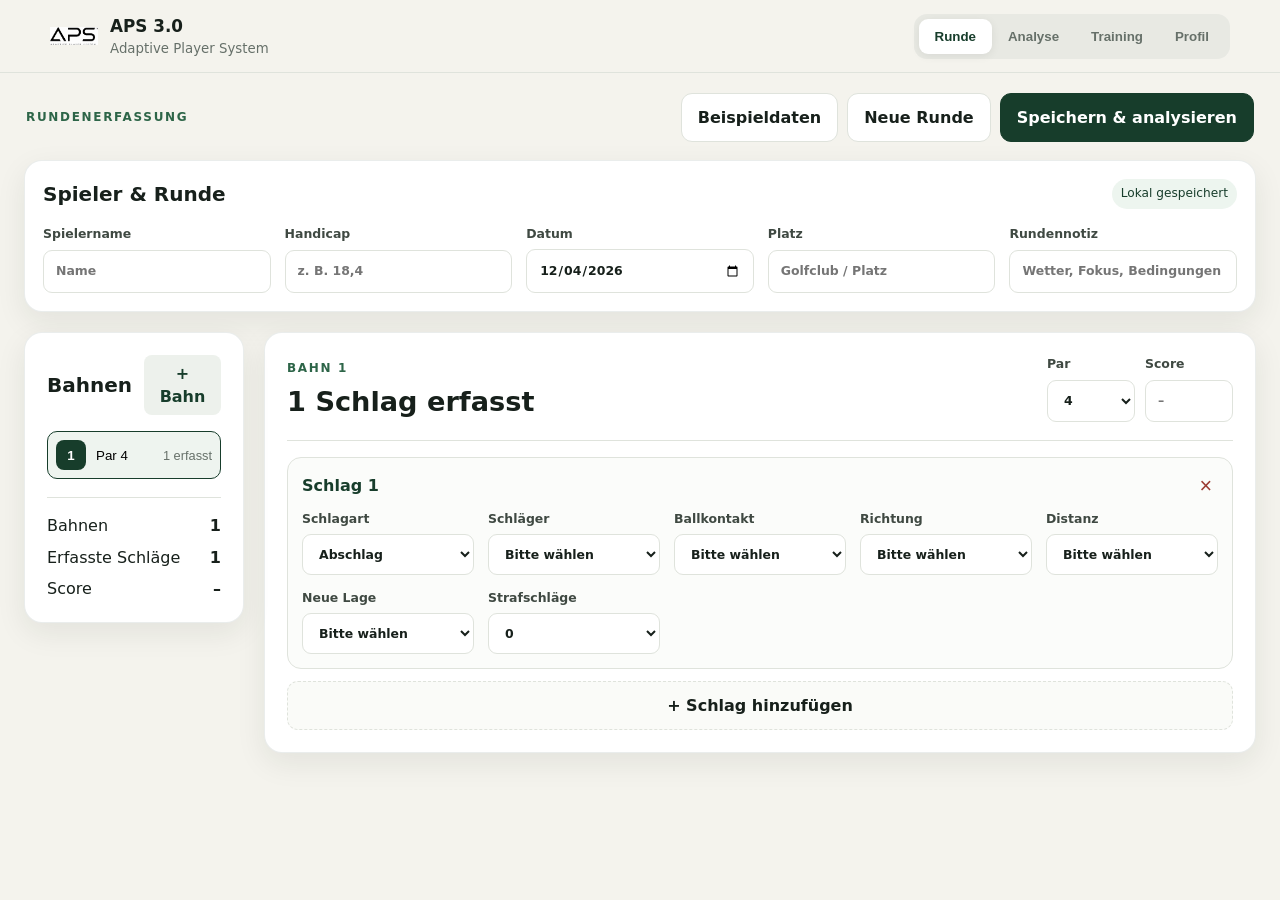
<file: index.html>
<!doctype html>
<html lang="de">
<head>
  <meta charset="utf-8">
  <meta name="viewport" content="width=device-width, initial-scale=1, viewport-fit=cover">
  <meta name="theme-color" content="#13261d">
  <title>APS 3.0 · Coaching System</title>
  <link rel="manifest" href="manifest.webmanifest">
  <link rel="stylesheet" href="css/app.css">
</head>
<body>
<header class="app-header">
  <div class="header-inner">
  <a class="brand" href="#entry" aria-label="APS Startseite">
    <img src="assets/aps-logo.png" alt="APS">
    <span><strong>APS 3.0</strong><small>Adaptive Player System</small></span>
  </a>
  <nav class="main-nav" aria-label="Hauptnavigation">
    <button class="nav-btn active" data-view="entry">Runde</button>
    <button class="nav-btn" data-view="analysis">Analyse</button>
    <button class="nav-btn" data-view="training">Training</button>
    <button class="nav-btn" data-view="profile">Profil</button>
  </nav>
  <button id="menuBtn" class="icon-btn mobile-only" aria-label="Navigation öffnen">☰</button>
  </div>
</header>

<main class="app-shell">
<section id="entry" class="view active">
  <div class="view-bar">
    <div class="view-label"><span class="kicker">Rundenerfassung</span></div>
    <div class="toolbar">
      <button id="sampleBtn" class="btn ghost">Beispieldaten</button>
      <button id="newRoundBtn" class="btn ghost">Neue Runde</button>
      <button id="analyseBtn" class="btn primary">Speichern & analysieren</button>
    </div>
  </div>

  <div class="card round-meta">
    <div class="card-title"><h2>Spieler & Runde</h2><span id="saveState" class="status-pill">Lokal gespeichert</span></div>
    <div class="form-grid cols-5">
      <label>Spielername<input id="playerName" autocomplete="name" placeholder="Name"></label>
      <label>Handicap<input id="handicap" inputmode="decimal" type="number" step="0.1" placeholder="z. B. 18,4"></label>
      <label>Datum<input id="roundDate" type="date"></label>
      <label>Platz<input id="course" placeholder="Golfclub / Platz"></label>
      <label>Rundennotiz<input id="roundNote" placeholder="Wetter, Fokus, Bedingungen"></label>
    </div>
  </div>

  <div class="round-layout">
    <aside class="card hole-panel">
      <div class="card-title"><h2>Bahnen</h2><button id="addHoleBtn" class="mini-btn">+ Bahn</button></div>
      <div id="holeList" class="hole-list"></div>
      <div class="round-totals" id="roundTotals"></div>
    </aside>

    <div class="card capture-panel">
      <div class="capture-head">
        <div><span class="kicker" id="holeKicker">Bahn 1</span><h2 id="holeTitle">Schläge erfassen</h2></div>
        <div class="hole-fields">
          <label>Par<select id="holePar"><option>3</option><option selected>4</option><option>5</option></select></label>
          <label>Score<input id="holeScore" type="number" min="1" max="20" placeholder="–"></label>
        </div>
      </div>
      <div id="shotList" class="shot-list"></div>
      <button id="addShotBtn" class="btn add">+ Schlag hinzufügen</button>
    </div>
  </div>
</section>

<section id="analysis" class="view">
  <header class="print-only print-report-header" aria-hidden="true">
    <div class="print-report-brand">
      <img src="assets/aps-logo.png" alt="">
      <div><span>APS 3.0 · Adaptive Player System</span><h1>Analysebericht</h1></div>
      <div class="print-report-type">COACHING REPORT</div>
    </div>
    <div id="analysisPrintMeta" class="print-report-meta"></div>
  </header>
  <div class="view-bar"><div class="view-label"><span class="kicker">Coach Analyse</span><span id="analysisSubline" class="view-meta">Noch keine Auswertung vorhanden</span><span id="analysisHeadline" class="sr-only">Noch keine Analyse vorhanden</span></div><div class="toolbar"><button class="btn ghost print-btn" data-print-mode="analysis">Analyse drucken</button><button class="btn primary customer-report-btn" data-print-mode="customer">Kundenbericht + Angebote</button></div></div>
  <div id="summaryHero" class="coach-hero"></div>
  <div class="metric-grid" id="metricGrid"></div>
  <div class="content-grid two analysis-priority-grid">
    <article class="card"><div class="card-title"><h2>Trainingsprioritäten</h2><span class="hint">Was zuerst trainiert wird</span></div><div id="priorityList"></div></article>
    <article class="card"><div class="card-title"><h2>Sofortige Spielstrategie</h2><span class="hint">Was sofort Schläge spart</span></div><div id="strategyList"></div></article>
  </div>
  <article class="card pillar-section analysis-pillar-page"><div class="card-title"><h2>APS-Leistungsindex der sechs Säulen</h2><span class="hint">0 = kritisch · 100 = stabil</span></div><div class="index-explainer"><strong>So lesen Sie die Werte:</strong> Der Index ist keine Trefferquote. Er verbindet Häufigkeit, Schwere und Auswirkung der Fehler. Die separate Fehlerquote zeigt, wie viele Beobachtungen auffällig waren.</div><div class="index-legend" aria-label="Bewertungsskala"><span><strong>0–24</strong> Kritisch</span><span><strong>25–49</strong> Trainingsbedarf</span><span><strong>50–69</strong> Ausbaufähig</span><span><strong>70–84</strong> Stabil</span><span><strong>85–100</strong> Stärke</span></div><div id="pillarGrid" class="pillar-grid"></div></article>
  <div class="content-grid two analysis-detail-grid">
    <article class="card"><h2>Schlägeranalyse</h2><div id="clubTable"></div></article>
    <article class="card"><h2>Fehlermuster</h2><div id="patternList"></div></article>
  </div>
</section>

<section id="training" class="view">
  <header class="print-only print-report-header" aria-hidden="true">
    <div class="print-report-brand">
      <img src="assets/aps-logo.png" alt="">
      <div><span>APS 3.0 · Adaptive Player System</span><h1>Individueller Trainingsplan</h1></div>
      <div class="print-report-type">TRAININGSPLAN</div>
    </div>
    <div id="trainingPrintMeta" class="print-report-meta"></div>
  </header>
  <div class="view-bar"><div class="view-label"><span class="kicker">Trainingsplan</span></div><div class="toolbar"><button class="btn ghost print-btn" data-print-mode="training">Plan + Angebote drucken</button><button class="btn primary customer-report-btn" data-print-mode="customer">Kundenbericht + Angebote</button></div></div>
  <div id="trainingPrintSummary" class="print-only training-print-summary"></div>
  <div id="trainingPlan" class="training-plan"></div>

  <section id="continuationOffers" class="customer-offers" aria-labelledby="offersTitle">
    <header class="print-only print-report-header offer-print-header" aria-hidden="true">
      <div class="print-report-brand">
        <img src="assets/aps-logo.png" alt="">
        <div><span>APS 3.0 · Adaptive Player System</span><h1>Ihr nächster Entwicklungsschritt</h1></div>
        <div class="print-report-type">PROGRAMMOPTIONEN</div>
      </div>
      <div id="offerPrintMeta" class="print-report-meta offer-print-meta"></div>
    </header>
    <article class="card offer-content">
      <div class="offer-intro">
        <div><span class="kicker">Weiterführendes Coaching</span><h2 id="offersTitle">Analyse nutzen. Entwicklung fortsetzen.</h2></div>
        <div class="credit-badge"><span>Bereits angerechnet</span><strong>99 €</strong></div>
      </div>
      <p id="offerContext" class="offer-context"></p>
      <div class="credit-callout"><strong>Ihre Erstanalyse ist bereits bezahlt.</strong> Bei der Buchung eines APS-Programms werden die gezahlten 99 € vollständig angerechnet. Sie zahlen nur den ausgewiesenen Restbetrag.</div>
      <div id="offerGrid" class="offer-grid"></div>
      <footer class="offer-footer"><strong>Welcher Weg passt zu Ihren Zielen?</strong><span>Persönliche Beratung: 0171 9045523 · info@aps.golf</span></footer>
    </article>
  </section>
</section>

<section id="profile" class="view">
  <div class="view-bar"><div class="view-label"><span class="kicker" id="profileName">Spielerprofil</span><span id="profileMeta" class="view-meta">Noch keine Spielerdaten.</span></div><div class="toolbar"><button id="exportBtn" class="btn ghost">Daten exportieren</button><label class="btn ghost file-btn">Importieren<input id="importInput" type="file" accept="application/json"></label><button class="btn ghost print-btn">Profil drucken</button></div></div>
  <div id="profileMetrics" class="metric-grid"></div>
  <div class="content-grid two"><article class="card"><h2>Das funktioniert bereits</h2><div id="strengthList"></div></article><article class="card"><h2>Hier verliert der Spieler Schläge</h2><div id="weaknessList"></div></article></div>
  <article class="card"><h2>Rundendaten</h2><div id="roundArchive"></div></article>
</section>
</main>

<template id="shotTemplate">
  <article class="shot-card">
    <div class="shot-top"><span class="shot-number"></span><button class="delete-shot" aria-label="Schlag löschen">×</button></div>
    <div class="form-grid shot-grid">
      <label>Schlagart<select data-field="type"></select></label>
      <label class="subtype-field hidden">Unterart<select data-field="subtype"></select></label>
      <label>Schläger<select data-field="club"></select></label>
      <label class="contact-field">Ballkontakt<select data-field="contact"></select></label>
      <label class="putt-distance-field hidden">Ausgangsdistanz<select data-field="puttStart"></select></label>
      <label>Richtung<select data-field="direction"></select></label>
      <label><span class="distance-label">Distanz</span><select data-field="distance"></select></label>
      <label class="lie-field">Neue Lage<select data-field="lie"></select></label>
      <label class="rest-field hidden">Restdistanz<select data-field="rest"></select></label>
      <label>Strafschläge<select data-field="penalties"></select></label>
      <label class="penalty-reason hidden">Ursache<select data-field="penaltyReason"></select></label>
    </div>
  </article>
</template>

<div id="toast" class="toast" role="status" aria-live="polite"></div>
<script src="js/app.js" defer></script>
</body>
</html>
</file>
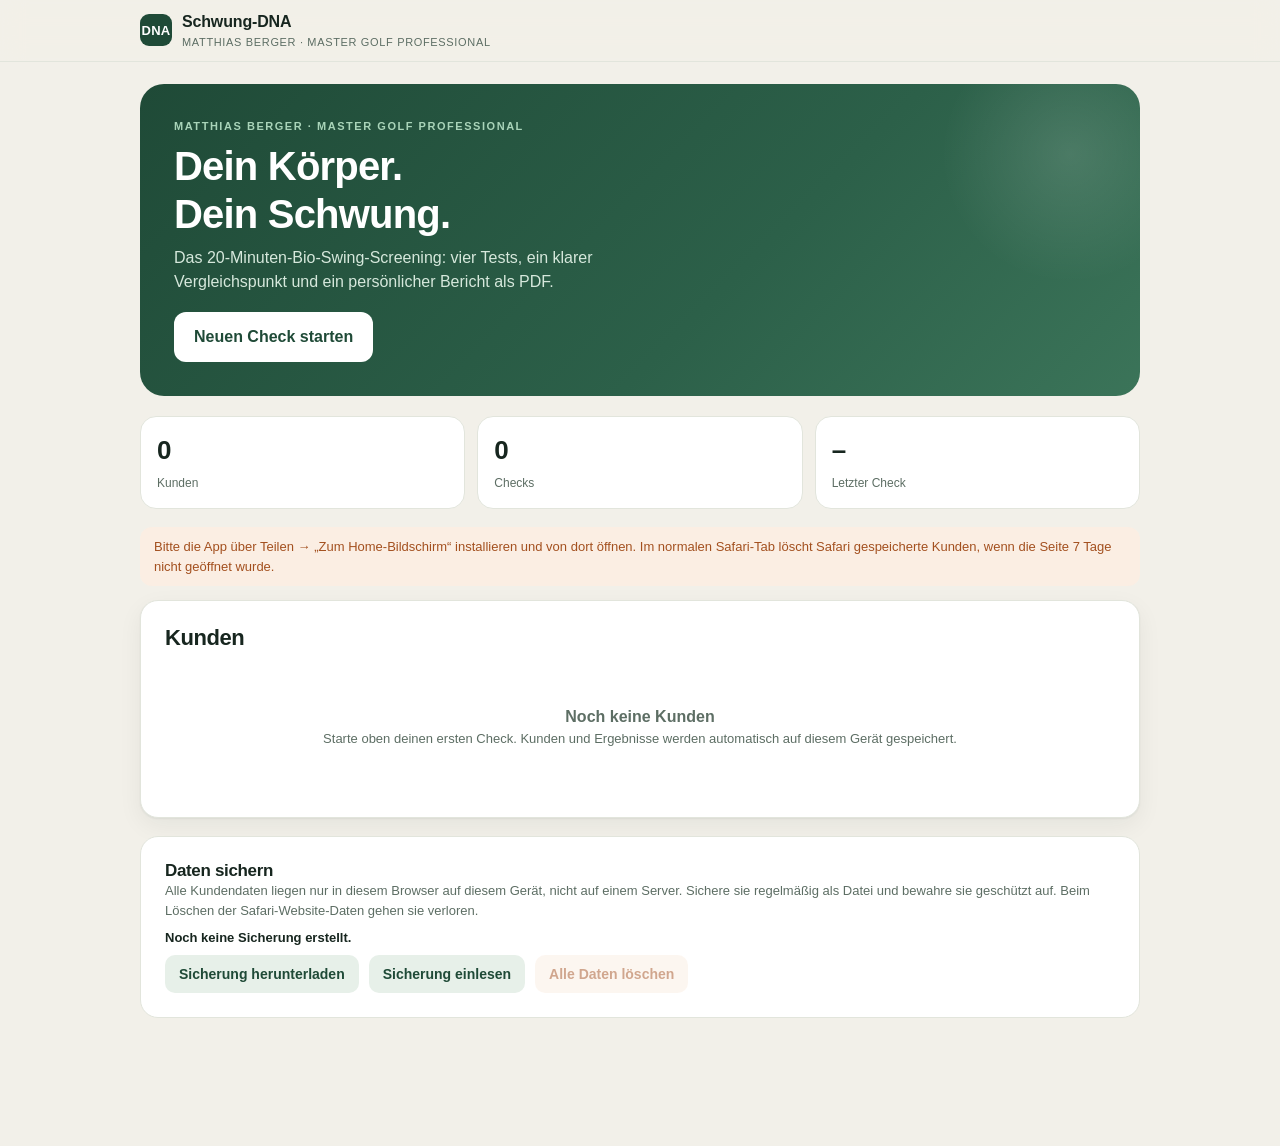
<file: schwung-dna/index.html>
<!doctype html>
<html lang="de">
<head>
<meta charset="utf-8">
<meta name="viewport" content="width=device-width,initial-scale=1,viewport-fit=cover">
<meta name="theme-color" content="#f2f0e9">
<meta name="apple-mobile-web-app-capable" content="yes">
<meta name="mobile-web-app-capable" content="yes">
<meta name="apple-mobile-web-app-title" content="Schwung-DNA">
<meta name="apple-mobile-web-app-status-bar-style" content="default">
<meta name="robots" content="noindex,nofollow">
<link rel="manifest" href="manifest.webmanifest">
<link rel="apple-touch-icon" href="icon.png">
<link rel="icon" href="icon.png">
<link rel="stylesheet" href="css/styles.css">
<title>Schwung-DNA | Matthias Berger</title>
</head>
<body>
<header class="topbar no-print">
  <div class="topbar-in">
    <button class="brand" id="brand" aria-label="Zur Startseite"><span class="brand-mark">DNA</span><span>Schwung-DNA<small>Matthias Berger · Master Golf Professional</small></span></button>
    <span class="spacer"></span>
    <span class="save-state" id="savestate" hidden></span>
    <span id="timerslot"></span>
  </div>
</header>
<main id="app" aria-live="polite"><noscript>Bitte JavaScript aktivieren.</noscript></main>
<script src="js/rules.js"></script>
<script src="js/drills.js"></script>
<script src="js/model.js"></script>
<script src="js/store.js"></script>
<script src="js/charts.js"></script>
<script src="lib/pdf-lib.min.js"></script>
<script src="js/pdf.js"></script>
<script src="js/app.js"></script>
</body>
</html>
</file>
<file: css/app.css>
:root{--ink:#17201b;--muted:#667069;--paper:#f4f3ed;--card:#fff;--green:#173d2b;--green2:#2d6548;--lime:#c8df55;--line:#dfe3dc;--danger:#9b3b32;--shadow:0 10px 30px rgba(22,42,31,.08);--radius:18px}*{box-sizing:border-box}html{scroll-behavior:smooth}body{margin:0;font-family:Inter,ui-sans-serif,system-ui,-apple-system,BlinkMacSystemFont,"Segoe UI",sans-serif;background:var(--paper);color:var(--ink);line-height:1.45}.app-header{position:sticky;top:0;z-index:20;min-height:72px;padding:0 24px;background:rgba(244,243,237,.94);backdrop-filter:blur(14px);border-bottom:1px solid var(--line)}.header-inner{width:min(1180px,100%);min-height:72px;margin:0 auto;display:flex;align-items:center;justify-content:space-between;gap:32px}.brand{display:flex;gap:12px;align-items:center;text-decoration:none;color:inherit}.brand img{width:48px;height:48px;object-fit:contain;border-radius:10px}.brand span{display:grid}.brand strong{font-size:1.05rem}.brand small{color:var(--muted)}.main-nav{display:flex;background:#e8e9e3;padding:5px;border-radius:13px}.nav-btn{border:0;background:transparent;padding:10px 16px;border-radius:9px;font-weight:700;color:var(--muted);cursor:pointer}.nav-btn.active{background:var(--card);color:var(--green);box-shadow:0 2px 10px rgba(0,0,0,.07)}.app-shell{max-width:1280px;margin:auto;padding:28px 24px 64px}.view{display:none}.view.active{display:block}.page-intro{display:flex;justify-content:space-between;align-items:flex-end;gap:24px;margin-bottom:24px}.page-intro h1{font-size:clamp(2rem,4vw,3.7rem);line-height:1.02;max-width:820px;margin:4px 0 10px;letter-spacing:-.04em}.page-intro p{margin:0;color:var(--muted);max-width:800px;font-size:1.05rem}.kicker{text-transform:uppercase;letter-spacing:.14em;font-size:.75rem;font-weight:800;color:var(--green2)}.toolbar{display:flex;gap:9px;flex-wrap:wrap}.btn,.mini-btn,.icon-btn{font:inherit;cursor:pointer}.btn{border:1px solid var(--line);padding:12px 16px;border-radius:11px;font-weight:750;background:#fff;color:var(--ink)}.btn.primary{background:var(--green);border-color:var(--green);color:#fff}.btn.ghost:hover{border-color:var(--green2)}.btn.add{width:100%;border-style:dashed;background:#fafbf8;margin-top:12px}.card{background:var(--card);border:1px solid rgba(23,61,43,.09);box-shadow:var(--shadow);border-radius:var(--radius);padding:22px}.card h2{margin:0 0 16px;font-size:1.25rem}.card-title{display:flex;align-items:center;justify-content:space-between;gap:12px;margin-bottom:16px}.card-title h2{margin:0}.hint{color:var(--muted);font-size:.86rem}.status-pill{font-size:.76rem;background:#edf5ef;color:var(--green);padding:6px 9px;border-radius:99px}.form-grid{display:grid;gap:14px}.cols-5{grid-template-columns:repeat(5,minmax(0,1fr))}label{display:grid;gap:6px;font-size:.78rem;font-weight:800;color:#3f4942}input,select{min-width:0;width:100%;padding:11px 12px;border:1px solid var(--line);border-radius:9px;background:#fff;color:var(--ink);font:inherit}input:focus,select:focus{outline:3px solid rgba(200,223,85,.35);border-color:var(--green2)}.round-layout{display:grid;grid-template-columns:220px 1fr;gap:20px;margin-top:20px}.hole-panel{align-self:start;position:sticky;top:94px}.mini-btn{border:0;background:#edf1ec;color:var(--green);font-weight:800;padding:7px 9px;border-radius:8px}.hole-list{display:grid;gap:7px}.hole-btn{display:grid;grid-template-columns:32px 1fr auto;align-items:center;gap:8px;border:1px solid var(--line);background:#fff;border-radius:10px;padding:8px;cursor:pointer;text-align:left}.hole-btn.active{border-color:var(--green);background:#eef4ef}.hole-index{display:grid;place-items:center;width:30px;height:30px;border-radius:8px;background:#edf0eb;font-weight:850}.hole-btn.active .hole-index{background:var(--green);color:#fff}.hole-score{font-size:.8rem;color:var(--muted)}.round-totals{margin-top:18px;padding-top:16px;border-top:1px solid var(--line);display:grid;gap:8px}.total-line{display:flex;justify-content:space-between}.capture-head{display:flex;justify-content:space-between;align-items:flex-end;gap:15px;padding-bottom:18px;border-bottom:1px solid var(--line)}.capture-head h2{font-size:1.7rem;margin:4px 0 0}.hole-fields{display:flex;gap:10px}.hole-fields label{width:88px}.shot-list{display:grid;gap:12px;margin-top:16px}.shot-card{position:relative;border:1px solid var(--line);border-radius:14px;padding:14px;background:#fbfcfa}.shot-top{display:flex;justify-content:space-between;align-items:center;margin-bottom:10px}.shot-number{font-weight:850;color:var(--green)}.delete-shot{border:0;background:transparent;color:var(--danger);font-size:1.35rem;cursor:pointer}.shot-grid{grid-template-columns:repeat(5,minmax(120px,1fr))}.hidden{display:none!important}.coach-hero{background:linear-gradient(125deg,#143526,#24533b);color:#fff;border-radius:24px;padding:30px;margin-bottom:20px;min-height:180px}.coach-hero h2{font-size:clamp(1.6rem,3vw,2.8rem);margin:4px 0 12px;max-width:900px}.coach-hero p{color:#dce7df;max-width:850px}.empty-state{color:var(--muted);padding:22px 0}.metric-grid{display:grid;grid-template-columns:repeat(4,1fr);gap:14px;margin:20px 0}.metric{background:#fff;border:1px solid var(--line);border-radius:15px;padding:18px}.metric strong{display:block;font-size:1.8rem;color:var(--green)}.metric span{font-size:.82rem;color:var(--muted)}.content-grid{display:grid;gap:20px;margin:20px 0}.content-grid.two{grid-template-columns:1fr 1fr}.priority{border-left:4px solid var(--lime);padding:14px 0 14px 16px;border-bottom:1px solid var(--line)}.priority:last-child{border-bottom:0}.priority h3{margin:0 0 5px}.priority p{margin:4px 0;color:var(--muted)}.priority .evidence{color:var(--ink);font-weight:700}.rank{display:inline-grid;place-items:center;width:25px;height:25px;border-radius:50%;background:var(--green);color:#fff;font-size:.75rem;margin-right:8px}.pillar-section .card-title{margin-bottom:10px}.index-explainer{padding:12px 14px;border:1px solid var(--line);border-radius:12px;background:#f8faf7;color:var(--muted);font-size:.9rem}.index-explainer strong{color:var(--ink)}.index-legend{display:flex;flex-wrap:wrap;gap:8px;margin:12px 0 16px}.index-legend span{padding:6px 9px;border:1px solid var(--line);border-radius:99px;background:#fff;color:var(--muted);font-size:.76rem}.index-legend strong{color:var(--ink)}.pillar-grid{display:grid;grid-template-columns:repeat(3,1fr);gap:12px}.pillar{border:1px solid var(--line);border-radius:14px;padding:15px}.pillar-head{display:flex;justify-content:space-between;gap:8px;align-items:flex-start}.pillar-score{display:grid;font-weight:900;white-space:nowrap;text-align:right}.pillar-score small{font-size:.65rem;color:var(--muted);font-weight:750;text-transform:uppercase;letter-spacing:.06em}.pillar-status{display:inline-block;margin-top:7px;padding:4px 8px;border-radius:99px;background:#edf1ec;font-size:.74rem;font-weight:800}.status-critical{background:#f7e8e6;color:#842f29}.status-high{background:#f8eee1;color:#7a4b16}.status-medium{background:#f4f1df;color:#665a17}.status-stable{background:#e9f1eb;color:#28583e}.status-strength{background:#e2f0e6;color:#173d2b}.status-none{background:#eef0ed;color:var(--muted)}.bar{height:8px;background:#e9ece7;border-radius:99px;overflow:hidden;margin:10px 0}.bar span{display:block;height:100%;background:var(--green2);border-radius:99px}.bar-empty span{display:none}.pillar p{font-size:.86rem;color:var(--muted);margin:6px 0}.pillar p strong{color:var(--ink)}.data-table{width:100%;border-collapse:collapse;font-size:.9rem}.data-table th,.data-table td{text-align:left;padding:10px 8px;border-bottom:1px solid var(--line)}.data-table th{font-size:.74rem;text-transform:uppercase;letter-spacing:.06em;color:var(--muted)}.tag{display:inline-block;padding:4px 8px;border-radius:99px;background:#edf1ec;font-size:.75rem;font-weight:750}.training-plan{display:grid;grid-template-columns:repeat(3,1fr);gap:18px}.training-card{background:#fff;border:1px solid var(--line);border-radius:18px;padding:22px;box-shadow:var(--shadow)}.training-card .minutes{font-size:2.1rem;font-weight:900;color:var(--green)}.training-card h2{margin:4px 0 10px}.training-card p{color:var(--muted)}.training-card ul{padding-left:18px}.file-btn input{display:none}.toast{position:fixed;right:20px;bottom:20px;background:var(--ink);color:#fff;padding:12px 16px;border-radius:10px;opacity:0;transform:translateY(10px);pointer-events:none;transition:.2s;z-index:50}.toast.show{opacity:1;transform:none}.mobile-only{display:none}@media(max-width:1100px){.cols-5{grid-template-columns:repeat(3,1fr)}.shot-grid{grid-template-columns:repeat(3,1fr)}.pillar-grid{grid-template-columns:repeat(2,1fr)}}@media(max-width:760px){.app-header{padding:0 14px}.header-inner{min-height:64px}.app-header{align-items:center}.brand small{display:none}.main-nav{display:none;position:absolute;left:3vw;right:3vw;top:68px;flex-direction:column;padding:8px;box-shadow:var(--shadow)}.main-nav.open{display:flex}.mobile-only{display:block}.icon-btn{border:0;background:#e8e9e3;border-radius:10px;padding:10px}.app-shell{padding-top:22px}.page-intro{align-items:flex-start;flex-direction:column}.page-intro h1{font-size:2.35rem}.cols-5,.shot-grid,.metric-grid,.content-grid.two,.pillar-grid,.training-plan{grid-template-columns:1fr 1fr}.round-layout{grid-template-columns:1fr}.hole-panel{position:static}.hole-list{grid-template-columns:repeat(6,1fr)}.hole-btn{display:block;text-align:center}.hole-btn>span:not(.hole-index){display:none}.hole-index{margin:auto}.capture-head{align-items:flex-start}.card{padding:16px}}@media(max-width:520px){.cols-5,.shot-grid,.metric-grid,.content-grid.two,.pillar-grid,.training-plan{grid-template-columns:1fr}.hole-list{grid-template-columns:repeat(5,1fr)}.toolbar{width:100%}.toolbar .btn{flex:1}.capture-head{flex-direction:column}.hole-fields{width:100%}.hole-fields label{width:auto;flex:1}}@media print{.app-header,.toolbar,.hole-panel,.no-print,.print-btn{display:none!important}.app-shell{padding:0}.view{display:none!important}.view.active{display:block!important}.card,.coach-hero,.metric,.training-card{box-shadow:none;break-inside:avoid}.page-intro h1{font-size:2rem}body{background:#fff}}

/* APS 3.0: kompakte Trainer-Oberfläche ohne Marketing-Überschriften */
.app-shell{padding-top:20px}
.view-bar{display:flex;justify-content:space-between;align-items:center;gap:18px;margin-bottom:14px;min-height:42px}
.view-label{display:flex;align-items:center;gap:12px;min-width:0}
.view-meta{font-size:.86rem;color:var(--muted);white-space:nowrap;overflow:hidden;text-overflow:ellipsis}
.sr-only{position:absolute!important;width:1px!important;height:1px!important;padding:0!important;margin:-1px!important;overflow:hidden!important;clip:rect(0,0,0,0)!important;white-space:nowrap!important;border:0!important}
.coach-hero{min-height:0;padding:20px 22px;border-radius:16px;margin-bottom:14px}
.coach-hero h2{font-size:1.35rem;line-height:1.25;margin:4px 0 8px;letter-spacing:-.015em}
.coach-hero p{font-size:.92rem;margin:0}
.metric-grid{margin:14px 0}
.content-grid{margin:14px 0}
@media(max-width:760px){.view-bar{align-items:flex-start;flex-direction:column}.view-meta{white-space:normal}.view-bar .toolbar{width:100%}}
@media print{.view-bar{margin-bottom:12px}}

/* APS 3.0 cockpit refinements */
.view-bar{display:flex;align-items:center;justify-content:space-between;gap:18px;margin-bottom:18px;padding:0 2px}.view-label{display:flex;align-items:center;gap:14px;min-width:0}.view-meta{font-size:.86rem;color:var(--muted)}.brand{flex:0 0 auto}.main-nav{flex:0 0 auto}.coach-hero{padding:24px;min-height:0;border-radius:18px}.coach-hero h2{font-size:1.55rem;line-height:1.2}.round-meta{padding:18px}.capture-panel{min-width:0}@media(max-width:900px){.header-inner{gap:14px}.brand small{display:none}.app-shell{padding-left:16px;padding-right:16px}}

/* Druckoptimierte Coaching-Berichte */
.print-only{display:none}
.training-card-top{display:flex;justify-content:space-between;align-items:flex-start;gap:16px;margin-bottom:14px}
.training-card-title{min-width:0}
.training-card-title h2{margin:5px 0 0}
.training-card .minutes{display:flex;align-items:baseline;gap:5px;flex:0 0 auto;line-height:1}
.training-card .minutes strong{font-size:2.1rem;font-weight:900;color:var(--green)}
.training-card .minutes span{font-size:.78rem;font-weight:800;color:var(--muted)}
.training-card-content{display:grid;gap:12px}
.training-block{padding-top:11px;border-top:1px solid var(--line)}
.training-block>span{display:block;margin-bottom:4px;color:var(--green2);font-size:.72rem;font-weight:900;text-transform:uppercase;letter-spacing:.08em}
.training-block p{margin:0;color:var(--muted)}
.training-goal{padding:12px;border:1px solid #dfe7c1;border-radius:11px;background:#f8faef}

@page{size:A4 portrait;margin:12mm 12mm 14mm}
@media print{
  :root{--ink:#162019;--muted:#566159;--paper:#fff;--card:#fff;--green:#173d2b;--green2:#2d6548;--lime:#c8df55;--line:#d8ded8;--shadow:none;--radius:3mm}
  html,body{width:auto!important;min-height:0!important;background:#fff!important;color:var(--ink);font-size:9.25pt;line-height:1.38}
  *{-webkit-print-color-adjust:exact!important;print-color-adjust:exact!important}
  .app-header,.view-bar,.toolbar,.hole-panel,.no-print,.print-btn,.toast{display:none!important}
  .app-shell{max-width:none!important;margin:0!important;padding:0!important}
  .view{display:none!important}
  .view.active{display:block!important}
  .print-only{display:block!important}
  h1,h2,h3,p,li,td,th{orphans:3;widows:3}
  h1,h2,h3{break-after:avoid-page}
  .print-report-header{margin:0 0 6mm;padding:0 0 4mm;border-bottom:1.2mm solid var(--green)}
  .print-report-brand{display:grid;grid-template-columns:15mm 1fr auto;align-items:center;gap:4mm}
  .print-report-brand img{width:14mm;height:14mm;object-fit:contain;border-radius:2mm}
  .print-report-brand span{display:block;margin-bottom:1mm;color:var(--green2);font-size:7.5pt;font-weight:800;letter-spacing:.08em;text-transform:uppercase}
  .print-report-brand h1{margin:0;font-size:21pt;line-height:1.05;letter-spacing:-.025em;color:var(--ink)}
  .print-report-type{align-self:start;margin-top:1mm;padding:2mm 2.8mm;border:1px solid #cbd4cc;border-radius:99px;color:var(--green);font-size:7pt;font-weight:900;letter-spacing:.12em}
  .print-report-meta{display:grid;grid-template-columns:1.15fr .75fr .9fr 1.35fr .7fr;gap:2.2mm;margin-top:4.5mm}
  .print-meta-item{min-width:0;padding:2.2mm 2.5mm;border:1px solid #d8ded8;border-radius:2mm;background:#f8faf8}
  .print-meta-item span{display:block;margin-bottom:.6mm;color:var(--muted);font-size:6.7pt;font-weight:800;text-transform:uppercase;letter-spacing:.08em}
  .print-meta-item strong{display:block;overflow-wrap:anywhere;font-size:8.7pt;line-height:1.25}
  .print-meta-note{grid-column:1/-1;background:#fff}
  .card,.metric,.training-card,.coach-hero{box-shadow:none!important;break-inside:avoid-page}
  .card{padding:4.2mm;border:1px solid #d4dbd5;border-radius:3mm}
  .card h2{margin:0 0 3mm;font-size:13pt;line-height:1.2}
  .card-title{margin-bottom:3mm}
  .hint{font-size:7.4pt}
  .coach-hero{min-height:0;margin:0 0 4mm;padding:5mm 5.5mm;border-radius:3.5mm;background:linear-gradient(125deg,#143526,#24533b)!important;color:#fff}
  .coach-hero .kicker{font-size:6.8pt!important}
  .coach-hero h2{margin:1mm 0 2mm;font-size:17pt;line-height:1.15;color:#fff}
  .coach-hero p{margin:0;color:#e3ece6;font-size:9pt;line-height:1.45}
  .metric-grid{grid-template-columns:repeat(4,1fr)!important;gap:2.5mm;margin:0 0 4mm}
  .metric{padding:3mm;border:1px solid #d8ded8;border-radius:2.5mm;background:#fff}
  .metric strong{font-size:16pt;line-height:1;color:var(--green)}
  .metric span{display:block;margin-top:1mm;font-size:7.2pt;line-height:1.25}
  .content-grid{gap:4mm;margin:0 0 4mm}
  .content-grid.two{grid-template-columns:1.08fr .92fr!important}
  .priority{padding:2.7mm 0 2.7mm 3.3mm;border-left-width:1mm}
  .priority h3{margin:0 0 1.2mm;font-size:10.3pt;line-height:1.25}
  .priority p{margin:1mm 0;font-size:8pt;line-height:1.38}
  .rank{width:5.5mm;height:5.5mm;margin-right:1.5mm;font-size:7pt}
  .analysis-priority-grid{align-items:start}
  .analysis-pillar-page{break-before:page;margin-top:0}
  .index-explainer{padding:2.5mm 3mm;border-radius:2mm;font-size:7.8pt}
  .index-legend{gap:1.5mm;margin:2.5mm 0 3mm}
  .index-legend span{padding:1.2mm 2mm;font-size:6.5pt}
  .pillar-grid{grid-template-columns:repeat(3,1fr)!important;gap:2.5mm}
  .pillar{padding:3mm;border-radius:2.5mm;break-inside:avoid-page}
  .pillar-head{gap:1.5mm}
  .pillar-head>strong{font-size:9pt}
  .pillar-score{font-size:9pt}
  .pillar-score small{font-size:5.8pt}
  .pillar-status{margin-top:1.5mm;padding:1mm 1.7mm;font-size:6.3pt}
  .bar{height:1.7mm;margin:2mm 0}
  .pillar p{margin:1.2mm 0;font-size:7.1pt;line-height:1.32}
  .analysis-detail-grid{margin-top:4mm;grid-template-columns:1.15fr .85fr!important}
  .data-table{font-size:7.5pt}
  .data-table thead{display:table-header-group}
  .data-table tr{break-inside:avoid-page}
  .data-table th,.data-table td{padding:1.8mm 1.5mm}
  .data-table th{font-size:6.2pt}
  .tag{padding:.8mm 1.6mm;font-size:6.5pt}
  .empty-state{padding:3mm 0;font-size:8pt}

  #training .print-report-header{margin-bottom:5mm}
  .training-print-summary{display:grid!important;grid-template-columns:.75fr 1.5fr .85fr;gap:2.5mm;margin:0 0 5mm}
  .training-print-summary>div{padding:3mm;border:1px solid #d5ddd6;border-radius:2.5mm;background:#f8faf8}
  .training-print-summary span{display:block;margin-bottom:1mm;color:var(--muted);font-size:6.7pt;font-weight:900;text-transform:uppercase;letter-spacing:.08em}
  .training-print-summary strong{display:block;font-size:10pt;line-height:1.25;color:var(--ink)}
  .training-plan{display:grid!important;grid-template-columns:1fr!important;gap:4mm}
  .training-card{display:grid;grid-template-columns:35mm 1fr;gap:4mm;padding:4mm;border:1px solid #d4dbd5;border-radius:3mm;background:#fff}
  .training-card-top{display:block;margin:0;padding-right:4mm;border-right:1px solid #d8ded8}
  .training-card-title h2{margin:2mm 0 0;font-size:13pt;line-height:1.2}
  .training-card .kicker{font-size:6.6pt}
  .training-card .minutes{display:flex;margin-top:4mm;align-items:baseline;gap:1mm}
  .training-card .minutes strong{font-size:25pt;line-height:1;color:var(--green)}
  .training-card .minutes span{font-size:8pt}
  .training-card-content{display:grid;grid-template-columns:.8fr 1.35fr 1fr;gap:3mm;align-items:start}
  .training-block{padding:0;border:0}
  .training-block>span{margin-bottom:1.2mm;font-size:6.7pt}
  .training-block p{margin:0;font-size:8pt;line-height:1.42;color:var(--ink)}
  .training-goal{padding:2.5mm;border:1px solid #dfe7c1;border-radius:2mm;background:#f8faef}
}

/* Feinabstimmung: Analysebericht auf zwei ausgewogene A4-Seiten */
@media print{
  .print-report-header{margin-bottom:4mm;padding-bottom:3mm}
  .print-report-brand{grid-template-columns:13mm 1fr auto;gap:3mm}
  .print-report-brand img{width:12mm;height:12mm}
  .print-report-brand span{margin-bottom:.6mm;font-size:7pt}
  .print-report-brand h1{font-size:19pt}
  .print-report-type{padding:1.6mm 2.4mm;font-size:6.6pt}
  .print-report-meta{grid-template-columns:1.15fr .66fr .88fr 1.18fr .58fr 1.05fr;gap:1.7mm;margin-top:3.2mm}
  .print-meta-item{padding:1.7mm 2mm}
  .print-meta-item span{margin-bottom:.4mm;font-size:6.2pt}
  .print-meta-item strong{font-size:8.1pt;white-space:normal}
  .print-meta-note{grid-column:auto;background:#f8faf8}
  #analysis .coach-hero{margin-bottom:3mm;padding:4mm 4.5mm}
  #analysis .coach-hero h2{font-size:15.5pt;margin:.7mm 0 1.5mm}
  #analysis .coach-hero p{font-size:8.4pt;line-height:1.38}
  #analysis .metric-grid{gap:2mm;margin-bottom:3mm}
  #analysis .metric{padding:2.4mm}
  #analysis .metric strong{font-size:14.5pt}
  #analysis .metric span{font-size:6.9pt}
  #analysis .analysis-priority-grid{gap:3mm;margin-bottom:0}
  #analysis .analysis-priority-grid .card{padding:3.4mm}
  #analysis .analysis-priority-grid .card h2{font-size:12pt;margin-bottom:2mm}
  #analysis .analysis-priority-grid .priority{padding:2.2mm 0 2.2mm 3mm}
  #analysis .analysis-priority-grid .priority h3{font-size:9.7pt}
  #analysis .analysis-priority-grid .priority p{font-size:7.45pt;line-height:1.32}
}
@media print{
  #profile .view-bar{display:flex!important;align-items:center;margin:0 0 5mm;padding-bottom:3mm;border-bottom:1mm solid var(--green)}
  #profile .view-label{display:flex;gap:3mm}
}


/* APS Programmangebote und kombinierter Kundenbericht */
.customer-offers{margin-top:28px}
.offer-content{overflow:hidden}
.offer-intro{display:flex;align-items:flex-start;justify-content:space-between;gap:24px;margin-bottom:10px}
.offer-intro h2{margin:4px 0 0;font-size:1.7rem;line-height:1.15}
.credit-badge{flex:0 0 auto;min-width:150px;padding:12px 16px;border:1px solid #dce7b0;border-radius:14px;background:#f6f9e7;text-align:right}
.credit-badge span{display:block;color:var(--muted);font-size:.72rem;font-weight:800;text-transform:uppercase;letter-spacing:.07em}
.credit-badge strong{display:block;margin-top:2px;color:var(--green);font-size:1.7rem;line-height:1}
.offer-context{max-width:880px;margin:0 0 14px;color:var(--muted)}
.credit-callout{margin:0 0 18px;padding:14px 16px;border-left:4px solid var(--lime);border-radius:0 12px 12px 0;background:#f7f9ed;color:var(--ink)}
.offer-grid{display:grid;grid-template-columns:repeat(3,1fr);gap:16px}
.offer-card{display:flex;min-width:0;flex-direction:column;padding:18px;border:1px solid var(--line);border-radius:16px;background:#fff}
.offer-card-head{display:flex;align-items:flex-start;justify-content:space-between;gap:10px}
.offer-card h3{margin:3px 0 0;font-size:1.25rem;color:var(--green)}
.offer-tagline{font-size:.69rem;font-weight:900;letter-spacing:.08em;text-transform:uppercase;color:var(--green2)}
.offer-qr{width:58px;height:58px;flex:0 0 auto;border:1px solid #e1e5e1;border-radius:7px;background:#fff}
.offer-card>p{min-height:66px;margin:13px 0 10px;color:var(--muted);font-size:.9rem}
.offer-card ul{margin:0 0 15px;padding-left:18px;flex:1}
.offer-card li{margin:5px 0;font-size:.86rem}
.offer-pricing{display:grid;gap:4px;margin-top:auto;padding-top:12px;border-top:1px solid var(--line)}
.offer-pricing>div{display:flex;align-items:center;justify-content:space-between;gap:8px;color:var(--muted);font-size:.8rem}
.offer-pricing strong{color:var(--green)}
.offer-remainder{display:flex;align-items:end;justify-content:space-between;gap:10px;margin:10px 0}
.offer-remainder span{font-size:.78rem;font-weight:800;text-transform:uppercase;letter-spacing:.06em}
.offer-remainder strong{font-size:1.55rem;line-height:1;color:var(--green)}
.offer-link{display:block;padding:10px 12px;border-radius:10px;background:var(--green);color:#fff;text-align:center;text-decoration:none;font-weight:800}
.offer-footer{display:flex;justify-content:space-between;gap:20px;margin-top:18px;padding-top:14px;border-top:1px solid var(--line);color:var(--muted);font-size:.86rem}
.offer-footer strong{color:var(--ink)}
@media(max-width:900px){.offer-grid{grid-template-columns:1fr}.offer-card>p{min-height:0}.offer-footer{flex-direction:column;gap:4px}}
@media(max-width:520px){.offer-intro{flex-direction:column}.credit-badge{width:100%;text-align:left}}

@media print{
  body[data-print-view="analysis"] #analysis,
  body[data-print-view="training"] #training,
  body[data-print-view="customer"] #analysis,
  body[data-print-view="customer"] #training,
  body[data-print-view="profile"] #profile{display:block!important}
  body[data-print-view="customer"] #training{break-before:page}
  .customer-offers{break-before:page;margin:0}
  .offer-print-header{margin-bottom:5mm}
  .offer-print-meta{grid-template-columns:.8fr .7fr 1.5fr}
  .offer-content{padding:0!important;border:0!important;border-radius:0!important}
  .offer-intro{gap:5mm;margin:0 0 2.5mm}
  .offer-intro h2{font-size:16pt}
  .credit-badge{min-width:35mm;padding:2.5mm 3mm;border-radius:2.5mm}
  .credit-badge span{font-size:6.2pt}
  .credit-badge strong{font-size:17pt}
  .offer-context{margin:0 0 3mm;font-size:8.7pt;line-height:1.4}
  .credit-callout{margin:0 0 4mm;padding:3mm 3.5mm;border-left-width:1.2mm;border-radius:0 2mm 2mm 0;font-size:8.3pt;line-height:1.4}
  .offer-grid{grid-template-columns:repeat(3,1fr)!important;gap:2.8mm}
  .offer-card{padding:3.2mm;border-radius:2.5mm;break-inside:avoid-page}
  .offer-card-head{gap:2mm}
  .offer-card h3{font-size:12pt}
  .offer-tagline{font-size:5.9pt}
  .offer-qr{width:16mm;height:16mm;border-radius:1.2mm}
  .offer-card>p{min-height:21mm;margin:2.5mm 0 2mm;font-size:7.2pt;line-height:1.35}
  .offer-card ul{min-height:25mm;margin:0 0 2.5mm;padding-left:4mm}
  .offer-card li{margin:1mm 0;font-size:7pt;line-height:1.3}
  .offer-pricing{gap:.7mm;padding-top:2mm}
  .offer-pricing>div{font-size:6.6pt}
  .offer-remainder{margin:2.2mm 0}
  .offer-remainder span{font-size:6.3pt}
  .offer-remainder strong{font-size:15pt}
  .offer-link{padding:2.3mm;border-radius:1.8mm;font-size:7.4pt}
  .offer-footer{margin-top:4mm;padding-top:3mm;font-size:7.5pt}
}
</file>
<file: schwung-dna/css/styles.css>
/* Schwung-DNA · Matthias Berger — Oberfläche für iPad und Handy */
:root{
  --ink:#17261f;--muted:#5d6e64;--faint:#8a978f;--bg:#f2f0e9;--card:#fff;--line:#e2e5dc;
  --green:#1f4a37;--green2:#2f6a4f;--mint:#e7f0e9;--mint2:#d3e5d8;--gold:#b8913a;--goldbg:#f7efd9;--warn:#a3501f;--warnbg:#fbeee3;--bad:#9b2c2c;
  --radius:18px;--shadow:0 1px 2px rgba(23,38,31,.06),0 8px 24px rgba(23,38,31,.06);
  --font:-apple-system,BlinkMacSystemFont,"SF Pro Text","Helvetica Neue",Arial,sans-serif;
}
*{box-sizing:border-box;-webkit-tap-highlight-color:transparent}
html{-webkit-text-size-adjust:100%}
body{margin:0;font-family:var(--font);color:var(--ink);background:var(--bg);line-height:1.5;font-size:16px}
h1,h2,h3,h4{margin:0;letter-spacing:-.02em;line-height:1.2}
h1{font-size:clamp(28px,5vw,40px)}h2{font-size:22px}h3{font-size:17px}h4{font-size:15px}
p{margin:0 0 .6em}a{color:var(--green2)}
button,input,select,textarea{font:inherit;color:inherit}
[hidden]{display:none!important}

/* ---------- Kopfzeile ---------- */
.topbar{position:sticky;top:env(safe-area-inset-top,0px);z-index:20;background:rgba(242,240,233,.92);backdrop-filter:saturate(1.4) blur(12px);-webkit-backdrop-filter:saturate(1.4) blur(12px);border-bottom:1px solid var(--line)}
.topbar-in{max-width:1040px;margin:auto;padding:10px 20px;display:flex;align-items:center;gap:12px;min-height:58px}
.brand{text-align:left;display:flex;align-items:center;gap:10px;font-weight:700;letter-spacing:-.01em;cursor:pointer;border:0;background:none;padding:0}
.brand-mark{width:32px;height:32px;border-radius:9px;background:var(--green);color:#fff;display:grid;place-items:center;font-size:13px;font-weight:700;letter-spacing:.02em}
.brand small{display:block;font-weight:500;color:var(--muted);font-size:11px;letter-spacing:.06em;text-transform:uppercase}
.spacer{flex:1}
.save-state{font-size:12px;color:var(--muted);display:flex;align-items:center;gap:6px}
.save-state i{width:7px;height:7px;border-radius:50%;background:#4aa36f;display:inline-block}
.save-state.warn i{background:var(--warn)}
.timer{font-variant-numeric:tabular-nums;font-weight:600;font-size:14px;background:#fff;border:1px solid var(--line);border-radius:30px;padding:6px 12px;display:flex;align-items:center;gap:8px;cursor:pointer}
.timer.over{color:var(--warn);border-color:#e9c9ae}
.timer.ok{background:#e4f2e8;border-color:#9fcdb0;color:#1d5a3a}.timer.ok .dot{background:#2f9e5f}
.timer.late{background:#fbe3e1;border-color:#e2a29d;color:#a12a22}.timer.late .dot{background:#d23b32}.timer .delta{font-weight:700}
.timer .dot{width:8px;height:8px;border-radius:50%;background:var(--faint)}.timer.run .dot{background:#4aa36f;animation:pulse 1.6s infinite}
@keyframes pulse{50%{opacity:.3}}

main{max-width:1040px;margin:auto;padding:22px 20px 110px}
.card{background:var(--card);border:1px solid var(--line);border-radius:var(--radius);padding:24px;box-shadow:var(--shadow);margin:0 0 18px}
.card.flat{box-shadow:none}
.card h2{margin-bottom:6px}
.eyebrow{font-size:11px;letter-spacing:.14em;text-transform:uppercase;font-weight:700;color:var(--green2)}
.lead{color:var(--muted);font-size:15px}
.muted{color:var(--muted)}.small{font-size:13px}.tiny{font-size:12px}

/* ---------- Buttons ---------- */
.btn{appearance:none;border:0;border-radius:12px;background:var(--green);color:#fff;padding:13px 20px;font-weight:600;cursor:pointer;min-height:48px;display:inline-flex;align-items:center;justify-content:center;gap:8px;text-decoration:none;transition:transform .08s,background .15s}
.btn:hover{background:#1a3f2f}.btn:active{transform:scale(.98)}
.btn.secondary{background:var(--mint);color:var(--green)}.btn.secondary:hover{background:var(--mint2)}
.btn.ghost{background:transparent;color:var(--green);border:1px solid var(--line)}.btn.ghost:hover{background:#fff}
.btn.danger{background:var(--warnbg);color:var(--warn)}
.btn.small{min-height:38px;padding:8px 14px;font-size:14px;border-radius:10px}
.btn[disabled]{opacity:.5;pointer-events:none}
.row{display:flex;gap:10px;flex-wrap:wrap;align-items:center}
.row.end{justify-content:flex-end}.row.between{justify-content:space-between}

/* ---------- Formulare ---------- */
.grid2{display:grid;grid-template-columns:1fr 1fr;gap:14px}
.grid3{display:grid;grid-template-columns:repeat(3,1fr);gap:14px}
.field{margin:0 0 14px}
.field>label{display:block;font-size:13px;font-weight:600;color:var(--muted);margin-bottom:6px}
input[type=text],input[type=email],input[type=date],input[type=number],input[type=search],select,textarea{width:100%;font-size:17px;padding:13px 14px;border:1px solid #d3dbd2;border-radius:12px;background:#fff;min-height:50px;appearance:none;-webkit-appearance:none}
select{background-image:url("data:image/svg+xml,%3Csvg xmlns='http://www.w3.org/2000/svg' width='12' height='8'%3E%3Cpath d='M1 1l5 5 5-5' fill='none' stroke='%235d6e64' stroke-width='2' stroke-linecap='round'/%3E%3C/svg%3E");background-repeat:no-repeat;background-position:right 14px center;padding-right:38px}
textarea{min-height:80px;resize:vertical}
input:focus,select:focus,textarea:focus{outline:3px solid rgba(47,106,79,.25);border-color:var(--green2)}
.hint{font-size:13px;color:var(--muted);margin:6px 0 0}
.unit{position:relative}.unit input{padding-right:46px}.unit::after{content:attr(data-unit);position:absolute;right:14px;top:36px;color:var(--faint);font-size:14px;pointer-events:none}

/* Auswahlkarten (statt Dropdown) */
.choices{display:grid;gap:10px}
.choices.c2{grid-template-columns:1fr 1fr}.choices.c3{grid-template-columns:repeat(3,1fr)}.choices.c4{grid-template-columns:repeat(4,1fr)}.choices.c5{grid-template-columns:repeat(5,1fr)}
.choice{appearance:none;text-align:left;background:#fff;border:1.5px solid #d6ded5;border-radius:14px;padding:14px 16px;cursor:pointer;display:flex;flex-direction:column;gap:3px;min-height:72px;transition:border-color .12s,background .12s,box-shadow .12s}
.choice b{font-size:16px;letter-spacing:-.01em}.choice span{font-size:13px;color:var(--muted);line-height:1.35}
.choice:hover{border-color:#a9bdae}
.choice[aria-pressed=true]{border-color:var(--green);background:var(--mint);box-shadow:inset 0 0 0 1px var(--green)}
.choice[aria-pressed=true] b::before{content:"✓ ";color:var(--green2)}
.choice.neutral[aria-pressed=true]{border-color:var(--faint);background:#f4f5f2;box-shadow:inset 0 0 0 1px var(--faint)}
.choice.neutral[aria-pressed=true] b::before{content:"";}
.seg{display:inline-flex;background:#e9ece4;border-radius:12px;padding:4px;gap:4px}
.seg button{appearance:none;border:0;background:transparent;border-radius:9px;padding:9px 16px;font-weight:600;cursor:pointer;min-height:40px;color:var(--muted)}
.seg button[aria-pressed=true]{background:#fff;color:var(--green);box-shadow:0 1px 3px rgba(0,0,0,.12)}
.stepper-num{display:flex;gap:8px;align-items:center}
.stepper-num button{width:50px;height:50px;border-radius:12px;border:1.5px solid #d6ded5;background:#fff;font-size:22px;font-weight:600;cursor:pointer;color:var(--green)}
.stepper-num button[aria-pressed=true]{background:var(--green);color:#fff;border-color:var(--green)}
.stepper-num.six button{flex:1}

/* ---------- Testanleitung / Ergebnis ---------- */
.guide{background:#f7f8f4;border:1px solid var(--line);border-radius:14px;padding:4px 18px;margin:14px 0 18px}
.guide details{border-bottom:1px solid var(--line)}.guide details:last-child{border:0}
.guide summary{list-style:none;cursor:pointer;padding:13px 0;font-weight:600;display:flex;align-items:center;gap:10px;font-size:15px}
.guide summary::-webkit-details-marker{display:none}
.guide summary::before{content:"";width:8px;height:8px;border-right:2px solid var(--green2);border-bottom:2px solid var(--green2);transform:rotate(-45deg);transition:transform .15s;flex:none}
.guide details[open] summary::before{transform:rotate(45deg)}
.guide p{font-size:15px;color:#33443a;margin:0 0 12px}
.guide .tag{display:inline-block;font-size:11px;font-weight:700;letter-spacing:.08em;text-transform:uppercase;color:#fff;background:var(--green2);border-radius:6px;padding:2px 7px}
.result{border-left:4px solid var(--green2);background:var(--mint);border-radius:0 12px 12px 0;padding:13px 16px;font-size:15px;margin:14px 0}
.result.empty{border-color:#c8d0c8;background:#f4f5f1;color:var(--muted)}
.result.warn{border-color:var(--gold);background:var(--goldbg)}
.result b{display:block;font-size:12px;letter-spacing:.08em;text-transform:uppercase;color:var(--green2);margin-bottom:2px}
.sources{font-size:12px;color:var(--muted)}

/* ---------- Ablauf (Wizard) ---------- */
.wiz{display:grid;grid-template-columns:230px 1fr;gap:22px;align-items:start}
.wiz>*{min-width:0}
.brand span,.timer,.save-state{white-space:nowrap}
.steps{position:sticky;top:78px;display:flex;flex-direction:column;gap:6px}
.step{appearance:none;display:flex;gap:12px;align-items:center;text-align:left;background:transparent;border:0;border-radius:14px;padding:11px 12px;cursor:pointer;color:var(--muted)}
.step .n{flex:none;width:30px;height:30px;border-radius:50%;border:2px solid #cdd5cc;display:grid;place-items:center;font-size:13px;font-weight:700;background:#fff;color:var(--muted)}
.step b{display:block;font-size:14.5px;color:var(--ink);letter-spacing:-.01em}.step span{font-size:12px}
.step.done .n{background:var(--green2);border-color:var(--green2);color:#fff}
.step.on{background:#fff;box-shadow:var(--shadow)}.step.on .n{border-color:var(--green);color:var(--green)}.step.on.done .n{color:#fff}
.stepbar{display:none}
.wiz-foot{position:fixed;left:0;right:0;bottom:0;z-index:15;padding:14px 20px calc(14px + env(safe-area-inset-bottom));background:linear-gradient(to top,var(--bg) 65%,rgba(242,240,233,0))}
.wiz-foot-in{max-width:1000px;margin:auto;width:100%;display:flex;justify-content:space-between;gap:10px}
.progress{height:6px;background:#dfe4da;border-radius:6px;overflow:hidden;margin:0 0 18px}.progress i{display:block;height:100%;background:linear-gradient(90deg,var(--green2),#58a47b);border-radius:6px;transition:width .3s}
.planned{font-size:12px;font-weight:600;color:var(--muted);background:#fff;border:1px solid var(--line);border-radius:20px;padding:3px 10px;white-space:nowrap}

/* ---------- Startseite / Kunden ---------- */
.hero{background:linear-gradient(135deg,#1f4a37 0%,#2c6049 60%,#3b7459 100%);color:#fff;border-radius:24px;padding:34px;margin-bottom:20px;position:relative;overflow:hidden}
.hero::after{content:"";position:absolute;right:-60px;top:-60px;width:260px;height:260px;border-radius:50%;background:radial-gradient(circle,rgba(255,255,255,.12),rgba(255,255,255,0) 70%)}
.hero .eyebrow{color:#a9d4b9}.hero h1{margin:8px 0 8px}.hero p{color:#d6e8dc;max-width:520px;margin-bottom:18px}
.hero .btn{background:#fff;color:var(--green)}.hero .btn:hover{background:#eef5f0}.hero .btn.ghost{background:transparent;color:#fff;border-color:rgba(255,255,255,.4)}
.clist{display:grid;gap:10px}
.client{appearance:none;display:flex;align-items:center;gap:14px;text-align:left;width:100%;background:#fff;border:1px solid var(--line);border-radius:16px;padding:14px 16px;cursor:pointer;min-height:68px}
.client:hover{border-color:#aebfb2}
.avatar{flex:none;width:44px;height:44px;border-radius:50%;background:var(--mint2);color:var(--green);display:grid;place-items:center;font-weight:700}
.client b{display:block;font-size:16px}.client span{font-size:13px;color:var(--muted)}
.chip{display:inline-block;font-size:12px;font-weight:600;border-radius:20px;padding:3px 10px;background:var(--mint);color:var(--green);margin:2px 4px 2px 0}
.chip.gold{background:var(--goldbg);color:#7a5c14}.chip.warn{background:var(--warnbg);color:var(--warn)}.chip.gray{background:#eceee9;color:var(--muted)}
.empty-state{text-align:center;padding:36px 20px;color:var(--muted)}
.stats{display:grid;grid-template-columns:repeat(3,1fr);gap:12px;margin:0 0 18px}
.stat{background:#fff;border:1px solid var(--line);border-radius:16px;padding:14px 16px}.stat b{display:block;font-size:26px;letter-spacing:-.03em}.stat span{font-size:12px;color:var(--muted)}
.sess{display:flex;gap:12px;align-items:center;padding:12px 0;border-top:1px solid var(--line)}
.sess:first-child{border-top:0}.sess .grow{flex:1;min-width:0}

/* ---------- Bericht ---------- */
.report .cover{background:linear-gradient(135deg,#1f4a37,#2f6a4f);color:#fff;border-radius:22px;padding:30px;margin-bottom:18px}
.cover .eyebrow{color:#a9d4b9}.cover h1{margin:8px 0 4px}.cover .meta{color:#cfe3d6;font-size:15px}
.dna{display:grid;grid-template-columns:repeat(auto-fit,minmax(150px,1fr));gap:10px;margin-top:20px}
.dna div{background:rgba(255,255,255,.1);border:1px solid rgba(255,255,255,.18);border-radius:14px;padding:12px 14px}
.dna small{display:block;font-size:11px;letter-spacing:.08em;text-transform:uppercase;color:#a9d4b9}.dna b{font-size:18px;letter-spacing:-.01em}
.dna .open{opacity:.55}
.sec-h{display:flex;align-items:baseline;gap:12px;margin-bottom:10px}.sec-h .num{font-size:13px;font-weight:700;color:#fff;background:var(--green2);border-radius:8px;padding:3px 9px}
.cols{display:grid;grid-template-columns:1fr 1fr;gap:18px}
.tag-line{font-size:12px;font-weight:700;letter-spacing:.08em;text-transform:uppercase;color:var(--green2);margin:10px 0 4px}
.callout{background:var(--mint);border-radius:14px;padding:14px 16px;margin:12px 0}
.callout.gold{background:var(--goldbg)}
.steplist{counter-reset:s;list-style:none;padding:0;margin:10px 0}
.steplist li{counter-increment:s;position:relative;padding:6px 0 10px 44px}
.steplist li::before{content:counter(s);position:absolute;left:0;top:4px;width:30px;height:30px;border-radius:50%;background:var(--green);color:#fff;display:grid;place-items:center;font-weight:700;font-size:14px}
.photo{margin:12px 0;text-align:center}.photo figcaption{font-size:12px;color:var(--muted);margin-top:6px;text-align:left}
.photo-in{position:relative;display:inline-block;max-width:100%}
.photo img{max-width:100%;height:auto;display:block;border-radius:10px;border:1px solid var(--line)}
.photo .hl{position:absolute;top:0;bottom:0;width:33.333%;border:3px solid var(--green);border-radius:8px}
.grip-crop{position:relative;overflow:hidden;width:200px;max-width:100%;border-radius:10px;border:1px solid var(--line);margin:0 auto}.grip-crop img{position:absolute;max-width:none;height:auto;border:0;border-radius:0}.grip-crop.mirrored{transform:scaleX(-1)}
.score{width:100%;border-collapse:collapse;font-size:14px;margin:10px 0}.score th,.score td{border:1px solid var(--line);padding:10px;text-align:left}.score th{background:#f3f6f1;font-size:12px;letter-spacing:.05em;text-transform:uppercase;color:var(--muted)}
.drill{border:1px solid var(--line);border-radius:14px;padding:16px;margin:10px 0;background:#fcfdfb}
.drill header{display:flex;gap:10px;justify-content:space-between;align-items:flex-start;margin-bottom:6px}.drill h4{font-size:16px}
.drill ol{margin:8px 0;padding-left:20px}.drill li{margin:3px 0}
.drill .watch{font-size:13px;background:var(--goldbg);border-radius:8px;padding:7px 10px;margin-top:8px}
.week{display:grid;grid-template-columns:70px 1fr;gap:14px;padding:14px 0;border-top:1px solid var(--line)}.week:first-of-type{border-top:0}
.week .w{font-weight:700;color:var(--green2);font-size:13px;letter-spacing:.06em;text-transform:uppercase}.week b{display:block;margin-bottom:2px}.week ul{margin:6px 0 0;padding-left:18px}
.disclaimer{font-size:12px;color:var(--muted);line-height:1.5}

/* ---------- Aufgabe, Befunde, Angebot ---------- */
.focus-banner{background:var(--green);color:#fff;border-radius:16px;padding:22px 24px;margin:10px 0 14px;border-top:5px solid var(--gold)}
.focus-banner small{display:block;font-size:11px;letter-spacing:.14em;text-transform:uppercase;font-weight:700;color:#a9d4b9}
.focus-banner b{display:block;font-size:clamp(24px,4vw,30px);letter-spacing:-.02em;margin:4px 0 6px;line-height:1.15}
.focus-banner p{margin:0;color:#d6e8dc;font-size:15px}
.stepcards{display:grid;gap:10px;margin:0 0 14px}.stepcards.n3{grid-template-columns:repeat(3,1fr)}.stepcards.n2{grid-template-columns:repeat(2,1fr)}
.stepcard{border:1px solid var(--line);border-radius:14px;padding:16px;background:#fff}
.stepcard .sn{display:grid;place-items:center;width:26px;height:26px;border-radius:50%;background:var(--green);color:#fff;font-weight:700;font-size:13px;margin-bottom:8px}
.stepcard h4{margin:0 0 4px}.stepcard p{margin:0;font-size:14px;color:#33443a}
.decision{display:grid;grid-template-columns:1fr 1fr;gap:10px;margin:0 0 14px}
.decision>div{border-radius:14px;padding:16px}.decision small{display:block;font-size:11px;letter-spacing:.1em;text-transform:uppercase;font-weight:700;margin-bottom:6px}
.decision .yes{background:var(--mint)}.decision .yes small{color:var(--green2)}.decision .yes b{font-size:14.5px}
.decision .no{background:#f6f7f3;border:1px solid var(--line)}.decision .no small{color:var(--muted)}.decision .no p{margin:0;color:var(--muted);font-size:14.5px}
.ranking{display:grid;gap:6px;margin:6px 0 8px}
.rank{display:grid;grid-template-columns:28px minmax(0,190px) minmax(0,1fr) auto;gap:12px;align-items:center;border:1px solid var(--line);border-radius:12px;padding:10px 14px;background:#fff}
.rank.on{background:var(--mint);border-color:var(--mint2)}.rank.on b{color:var(--green)}
.rank .rn{display:grid;place-items:center;width:24px;height:24px;border-radius:50%;background:#dfe5dc;color:var(--muted);font-weight:700;font-size:12px}.rank.on .rn{background:var(--green);color:#fff}
.rank .rf{font-size:13.5px;color:#33443a}
.dots{display:flex;gap:5px}.dots i{width:10px;height:10px;border-radius:50%;border:1.5px solid #aab6ac;display:block}.dots i.f{background:var(--green2);border-color:var(--green2)}
.offer{background:var(--green);color:#fff;border-radius:22px;padding:26px;margin:0 0 18px;border-top:6px solid var(--gold)}
.offer>small,.offer-s small{display:block;font-size:11px;letter-spacing:.14em;text-transform:uppercase;font-weight:700;color:#a9d4b9}
.offer-h{display:flex;justify-content:space-between;gap:16px;align-items:flex-end;flex-wrap:wrap;margin:6px 0 18px}.offer h2{font-size:26px}.offer-h p{margin:2px 0 0;color:#d6e8dc}
.price{text-align:right}.price small{display:block;font-size:11px;letter-spacing:.14em;text-transform:uppercase;font-weight:700;color:#e0bf6b}.price b{font-size:40px;letter-spacing:-.03em;line-height:1}
.offer-s{display:grid;grid-template-columns:repeat(3,1fr);gap:10px}.offer-s>div{background:var(--green2);border-radius:14px;padding:14px}.offer-s b{display:block;font-size:16px;margin:2px 0 6px}.offer-s p{margin:0;font-size:13px;color:#d6e8dc}
.offer-f{margin:16px 0 0;font-weight:700}
@media(max-width:760px){.stepcards.n3,.stepcards.n2,.decision,.offer-s{grid-template-columns:1fr}.rank{grid-template-columns:28px 1fr auto}.rank .rf{grid-column:2/4;grid-row:2}}
@media print{.focus-banner,.offer,.offer-s>div,.decision>div,.rank.on,.stepcard .sn{-webkit-print-color-adjust:exact;print-color-adjust:exact}.stepcard,.decision,.rank,.offer{break-inside:avoid}}

/* ---------- Grafiken ---------- */
.chart{width:100%;max-width:520px;height:auto;display:block}
.c-label{font-size:11px;fill:var(--muted)}.c-val{font-size:12px;font-weight:700;fill:var(--ink)}.c-val.sm{font-size:10px}.c-note{font-size:10.5px;fill:var(--muted)}.c-axis{font-size:10px;fill:var(--muted)}.c-axis.sm{font-size:8.5px;fill:var(--faint)}.c-grid{stroke:#e5e9e2;stroke-width:1}
.c-bar-a{fill:#b7c7ba}.c-bar-b{fill:var(--green2)}
.chart-empty{font-size:13px;color:var(--muted);padding:12px;background:#f4f5f1;border-radius:10px}
.legend{display:flex;gap:16px;font-size:12px;color:var(--muted);margin-top:4px;flex-wrap:wrap}.legend .dot{display:inline-block;width:10px;height:10px;border-radius:3px;margin-right:6px;background:#b7c7ba}.legend .dot.b{background:var(--green2)}
.ring-bg{fill:none;stroke:#e1e7de;stroke-width:8}.ring-fg{fill:none;stroke:var(--green2);stroke-width:8;stroke-linecap:round}.ring-num{font-size:19px;font-weight:700;fill:var(--ink)}.ring-sub{font-size:8px;fill:var(--muted)}
.ring{width:84px;height:84px}
.triad,.levels{display:grid;grid-template-columns:repeat(3,1fr);gap:8px;margin:10px 0}
.triad-item,.level{border:1.5px solid var(--line);border-radius:12px;padding:10px;text-align:center;background:#fff}.triad-item b,.level b{display:block;font-size:15px}.triad-item span,.level span{font-size:11.5px;color:var(--muted);line-height:1.3;display:block}
.triad-item.on,.level.on{background:var(--green);border-color:var(--green);color:#fff}.triad-item.on span,.level.on span{color:#cfe3d6}

/* ---------- Dialog / Meldungen ---------- */
.toast{position:fixed;left:50%;bottom:90px;transform:translateX(-50%);background:var(--ink);color:#fff;border-radius:30px;padding:11px 20px;font-size:14px;z-index:60;box-shadow:var(--shadow);max-width:90vw}
.banner{background:var(--warnbg);color:var(--warn);border-radius:12px;padding:10px 14px;font-size:13px;margin-bottom:14px}
dialog{border:0;border-radius:20px;padding:26px;max-width:460px;width:calc(100% - 32px);box-shadow:0 20px 60px rgba(0,0,0,.3)}dialog::backdrop{background:rgba(23,38,31,.5)}

/* ---------- Responsive ---------- */
@media(max-width:900px){
  .wiz{grid-template-columns:minmax(0,1fr)}.steps{display:none}
  .stepbar{display:flex;gap:6px;overflow-x:auto;margin:0 -4px 14px;padding:2px 4px}
  .stepbar button{flex:none;appearance:none;border:1px solid var(--line);background:#fff;border-radius:20px;padding:7px 13px;font-size:13px;font-weight:600;color:var(--muted);cursor:pointer}
  .stepbar button.on{background:var(--green);color:#fff;border-color:var(--green)}.stepbar button.done:not(.on){background:var(--mint);color:var(--green)}
}
@media(max-width:640px){
  main{padding:16px 14px 80px}.card{padding:18px}.grid2,.cols,.grid3,.choices.c2,.choices.c3,.choices.c4,.choices.c5{grid-template-columns:1fr 1fr}
  .timer .muted,.save-state{display:none}
  .stats{grid-template-columns:1fr 1fr}.hero{padding:24px}.topbar-in{padding:8px 14px}.brand small{display:none}
  .choices.c4.keep2,.choices.c3.keep3{grid-template-columns:repeat(2,1fr)}
}

/* ---------- Druck ---------- */
@media print{
  @page{size:A4;margin:12mm}
  body{background:#fff;font-size:11px}
  .topbar,.wiz-foot,.no-print,.toast{display:none!important}
  main{padding:0;max-width:none}
  .card,.report .cover{box-shadow:none;break-inside:avoid;border-color:#d8ddd6}
  .report .cover,.dna div,.callout,.result,.triad-item.on,.level.on,.sec-h .num,.steplist li::before{-webkit-print-color-adjust:exact;print-color-adjust:exact}
  .drill,.week,.photo{break-inside:avoid}
  .cols{grid-template-columns:1fr 1fr}
}
/* Einwilligung im Profil-Schritt */
.field>label.consent{display:flex;gap:12px;align-items:flex-start;font-size:14px;font-weight:400;color:var(--ink,#17261f);background:var(--goldbg);border-radius:12px;padding:12px 14px;margin:0;cursor:pointer}
.field>label.consent input{width:22px;height:22px;flex:0 0 auto;margin:1px 0 0;accent-color:#1f4a37}
.field>label.consent b{display:block;margin-bottom:2px}
#consentbox.attention>label.consent{outline:2px solid var(--warn,#a3501f);outline-offset:2px}
/* Auswahl „Was wird einzeln verglichen?“: fünf Karten, Titel nie abschneiden */
.choices.focus5{grid-template-columns:repeat(auto-fill,minmax(165px,1fr))}
.choice b,.rank b{overflow-wrap:break-word;hyphens:auto;-webkit-hyphens:auto}
.choice{min-width:0}
/* Trefferzahlen: Knöpfe dürfen schrumpfen; auf schmalen Bildschirmen untereinander */
.stepper-num.six button{min-width:0}
@media(max-width:640px){.grid2.hits{grid-template-columns:1fr}}
/* Optionale Übungen */
details.optional-drills{margin-top:14px;border-top:1px solid var(--line);padding-top:10px}
details.optional-drills>summary{cursor:pointer;font-weight:700;color:var(--green);padding:6px 0}
/* Datumsfeld darf in schmalen Spalten schrumpfen */
.grid2>*,.grid3>*{min-width:0}
input[type=date]{min-width:0;max-width:100%}

.say{margin:12px 0 16px;padding:12px 14px;border-radius:12px;background:#fbf6e8;border-left:4px solid #c9a64a;font-size:15px;line-height:1.5}
.say b{display:block;font-size:11px;letter-spacing:.08em;text-transform:uppercase;color:#8a6d1f;margin-bottom:4px}
.offer-note{margin:14px 0 4px;padding:12px 14px;border-radius:12px;background:#fbf6e8;color:#1f2a24;font-weight:700;line-height:1.5}
</file>
